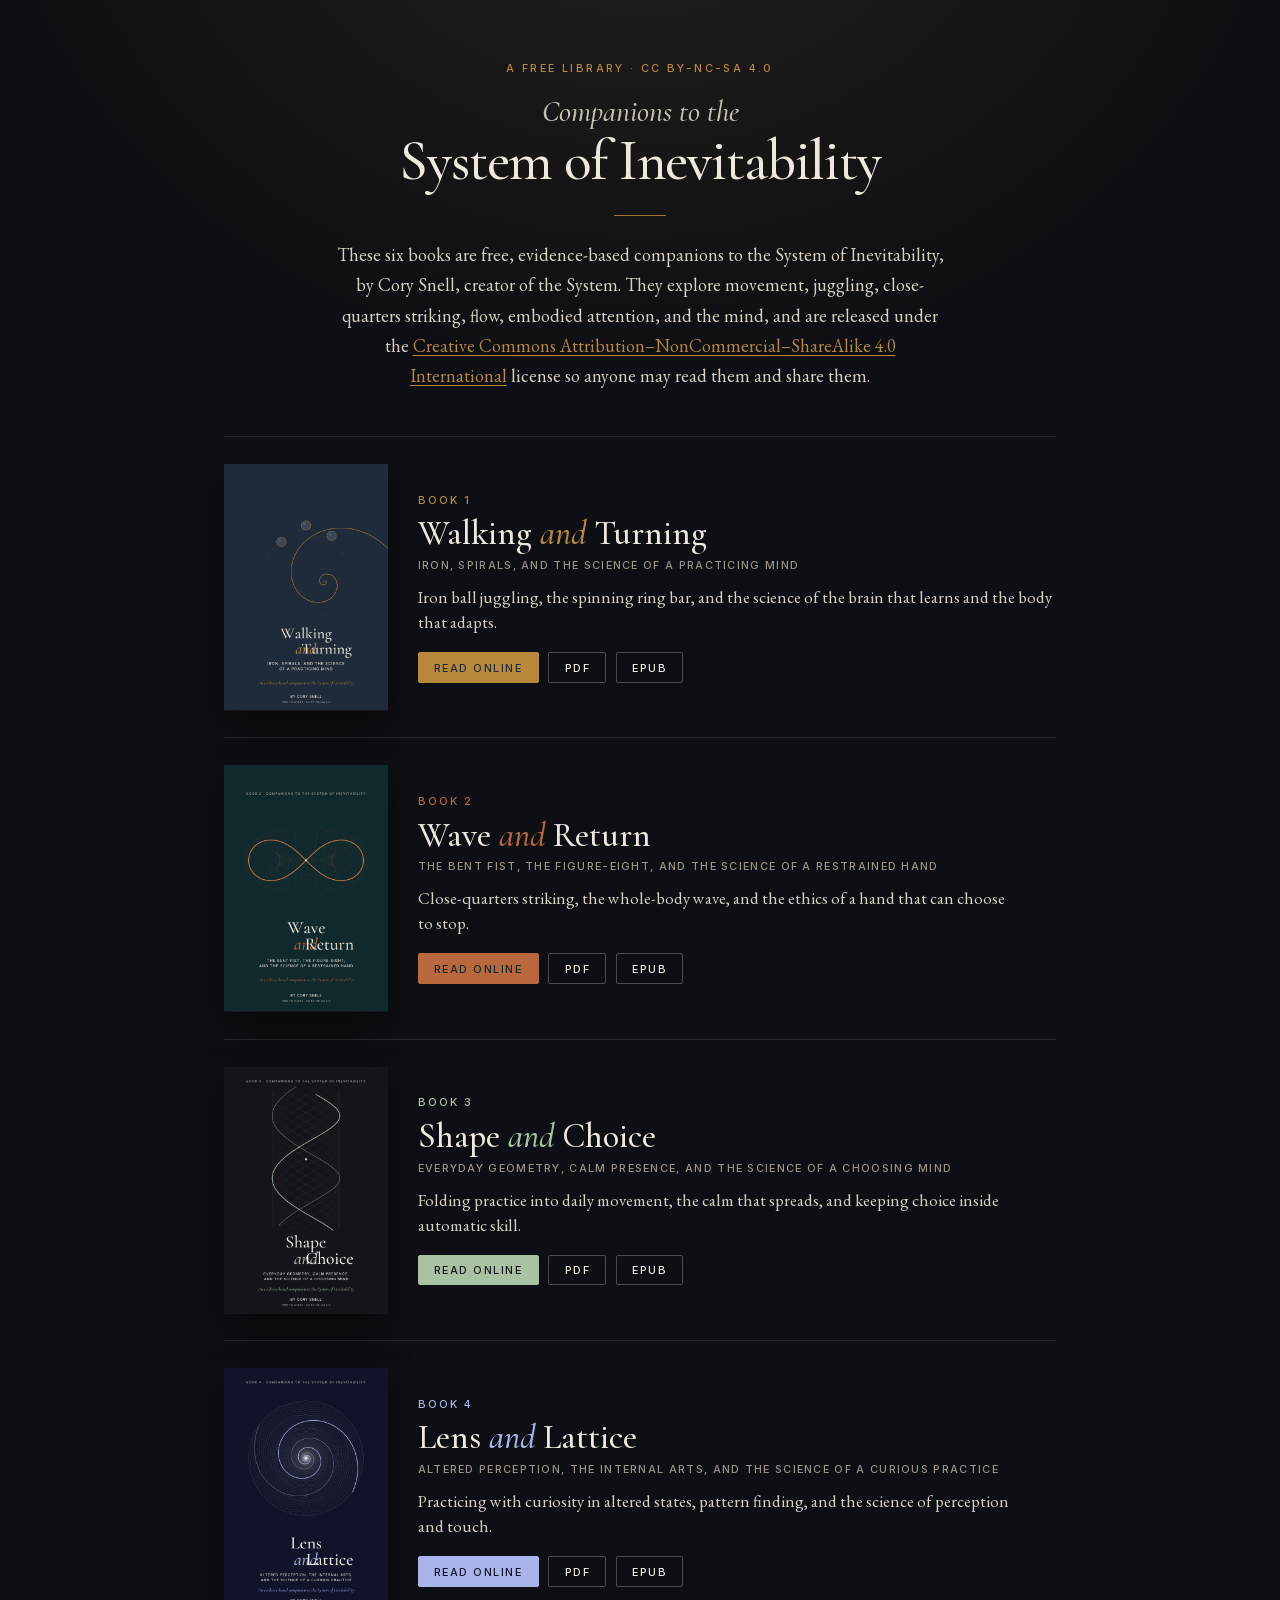
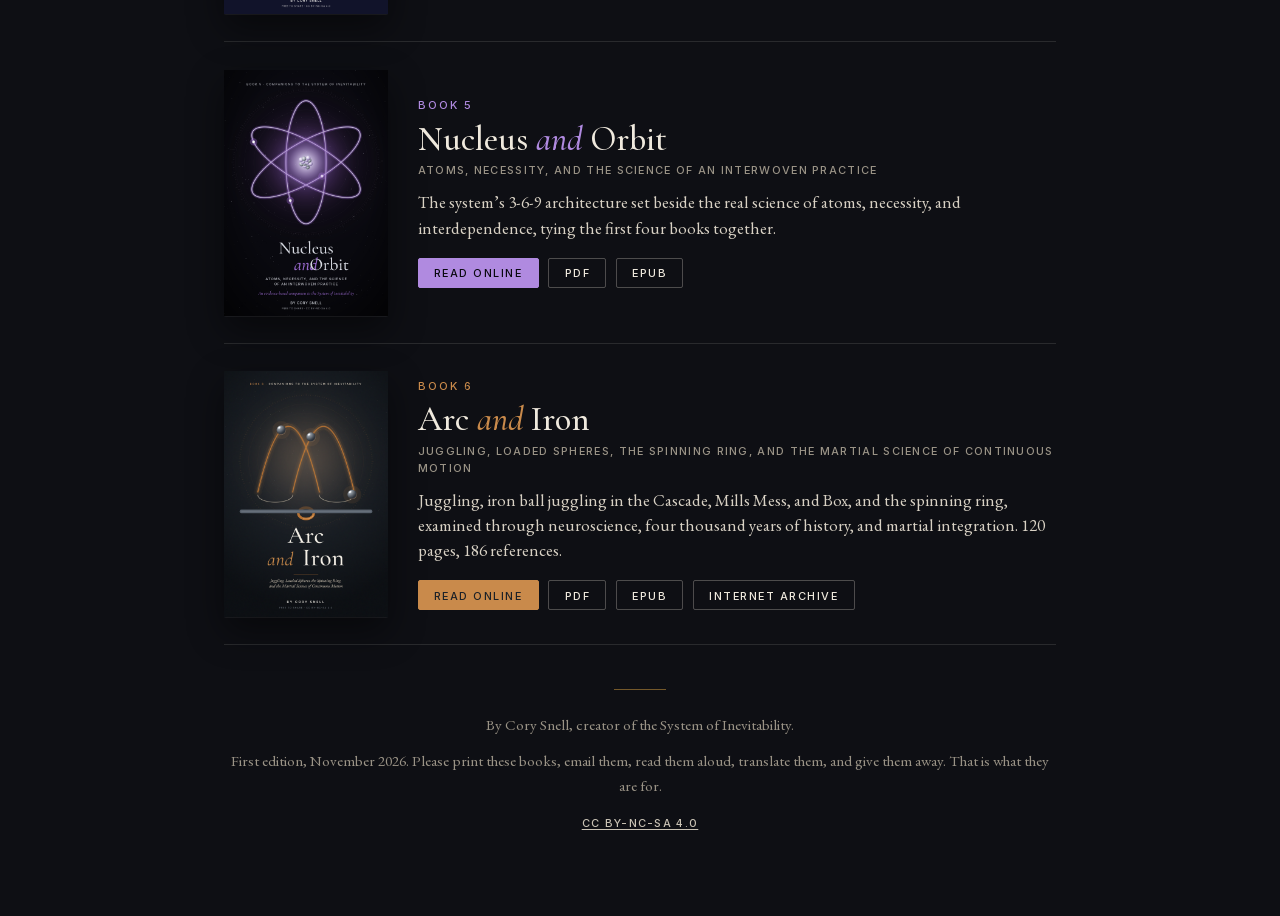
<file: index.html>
<!DOCTYPE html>
<html lang="en">
<head>
  <meta charset="utf-8">
  <meta name="viewport" content="width=device-width, initial-scale=1">
  <title>Companions to the System of Inevitability</title>
  <meta name="description" content="Six free, evidence-based companion books to the System of Inevitability, by Cory Snell, creator of the System. Movement, juggling, close-quarters striking, flow, embodied attention, and the mind. Read online or download as PDF or EPUB. CC BY-NC-SA 4.0.">
  <meta name="author" content="Cory Snell">
  <meta name="robots" content="index, follow">
  <link rel="stylesheet" href="css/site.css">
  <link rel="icon" href="favicon.svg" type="image/svg+xml">
</head>
<body>
  <div class="page">
    <header class="hero">
      <p class="eyebrow">A free library · CC BY-NC-SA 4.0</p>
      <h1>
        <span class="h1-lead">Companions to the</span>
        <span class="h1-main">System of Inevitability</span>
      </h1>
      <span class="ornament" aria-hidden="true"></span>
      <p class="intro">These six books are free, evidence-based companions to the System of Inevitability, by Cory Snell, creator of the System. They explore movement, juggling, close-quarters striking, flow, embodied attention, and the mind, and are released under the <a href="https://creativecommons.org/licenses/by-nc-sa/4.0/">Creative Commons Attribution–NonCommercial–ShareAlike 4.0 International</a> license so anyone may read them and share them.</p>
    </header>

    <main>
      <ol class="books">
        <li class="book book-1">
          <a class="cover-link" href="books/walking-and-turning/read.html">
            <img src="books/walking-and-turning/cover.png" width="1080" height="1620" alt="Cover of Walking and Turning: a gold spiral of three iron balls on a dark navy field.">
          </a>
          <div class="meta">
            <p class="num">Book 1</p>
            <h2>Walking <em>and</em> Turning</h2>
            <p class="sub">Iron, Spirals, and the Science of a Practicing Mind</p>
            <p class="blurb">Iron ball juggling, the spinning ring bar, and the science of the brain that learns and the body that adapts.</p>
            <p class="actions">
              <a class="btn btn-primary" href="books/walking-and-turning/read.html">Read online</a>
              <a class="btn" href="books/walking-and-turning/Walking-and-Turning.pdf">PDF</a>
              <a class="btn" href="books/walking-and-turning/Walking-and-Turning.epub" download>EPUB</a>
            </p>
          </div>
        </li>

        <li class="book book-2">
          <a class="cover-link" href="books/wave-and-return/read.html">
            <img src="books/wave-and-return/cover.png" width="1080" height="1620" alt="Cover of Wave and Return: a copper figure-eight on a deep teal field.">
          </a>
          <div class="meta">
            <p class="num">Book 2</p>
            <h2>Wave <em>and</em> Return</h2>
            <p class="sub">The Bent Fist, the Figure-Eight, and the Science of a Restrained Hand</p>
            <p class="blurb">Close-quarters striking, the whole-body wave, and the ethics of a hand that can choose to stop.</p>
            <p class="actions">
              <a class="btn btn-primary" href="books/wave-and-return/read.html">Read online</a>
              <a class="btn" href="books/wave-and-return/Wave-and-Return.pdf">PDF</a>
              <a class="btn" href="books/wave-and-return/Wave-and-Return.epub" download>EPUB</a>
            </p>
          </div>
        </li>

        <li class="book book-3">
          <a class="cover-link" href="books/shape-and-choice/read.html">
            <img src="books/shape-and-choice/cover.png" width="1080" height="1620" alt="Cover of Shape and Choice: a pale green double helix on a near-black field.">
          </a>
          <div class="meta">
            <p class="num">Book 3</p>
            <h2>Shape <em>and</em> Choice</h2>
            <p class="sub">Everyday Geometry, Calm Presence, and the Science of a Choosing Mind</p>
            <p class="blurb">Folding practice into daily movement, the calm that spreads, and keeping choice inside automatic skill.</p>
            <p class="actions">
              <a class="btn btn-primary" href="books/shape-and-choice/read.html">Read online</a>
              <a class="btn" href="books/shape-and-choice/Shape-and-Choice.pdf">PDF</a>
              <a class="btn" href="books/shape-and-choice/Shape-and-Choice.epub" download>EPUB</a>
            </p>
          </div>
        </li>

        <li class="book book-4">
          <a class="cover-link" href="books/lens-and-lattice/read.html">
            <img src="books/lens-and-lattice/cover.png" width="1080" height="1620" alt="Cover of Lens and Lattice: a pale indigo spiral on a deep violet field.">
          </a>
          <div class="meta">
            <p class="num">Book 4</p>
            <h2>Lens <em>and</em> Lattice</h2>
            <p class="sub">Altered Perception, the Internal Arts, and the Science of a Curious Practice</p>
            <p class="blurb">Practicing with curiosity in altered states, pattern finding, and the science of perception and touch.</p>
            <p class="actions">
              <a class="btn btn-primary" href="books/lens-and-lattice/read.html">Read online</a>
              <a class="btn" href="books/lens-and-lattice/Lens-and-Lattice.pdf">PDF</a>
              <a class="btn" href="books/lens-and-lattice/Lens-and-Lattice.epub" download>EPUB</a>
            </p>
          </div>
        </li>

        <li class="book book-5">
          <a class="cover-link" href="books/nucleus-and-orbit/read.html">
            <img src="books/nucleus-and-orbit/cover.png" width="1080" height="1620" alt="Cover of Nucleus and Orbit: a lavender atom with orbiting electrons on a star field.">
          </a>
          <div class="meta">
            <p class="num">Book 5</p>
            <h2>Nucleus <em>and</em> Orbit</h2>
            <p class="sub">Atoms, Necessity, and the Science of an Interwoven Practice</p>
            <p class="blurb">The system’s 3-6-9 architecture set beside the real science of atoms, necessity, and interdependence, tying the first four books together.</p>
            <p class="actions">
              <a class="btn btn-primary" href="books/nucleus-and-orbit/read.html">Read online</a>
              <a class="btn" href="books/nucleus-and-orbit/Nucleus-and-Orbit.pdf">PDF</a>
              <a class="btn" href="books/nucleus-and-orbit/Nucleus-and-Orbit.epub" download>EPUB</a>
            </p>
          </div>
        </li>

        <li class="book book-6">
          <a class="cover-link" href="books/arc-and-iron/read.html">
            <img src="books/arc-and-iron/cover.png" width="1080" height="1620" alt="Cover of Arc and Iron: three silver iron balls tracing gold crossing arcs above a spinning ring on a bar, on a dark field.">
          </a>
          <div class="meta">
            <p class="num">Book 6</p>
            <h2>Arc <em>and</em> Iron</h2>
            <p class="sub">Juggling, Loaded Spheres, the Spinning Ring, and the Martial Science of Continuous Motion</p>
            <p class="blurb">Juggling, iron ball juggling in the Cascade, Mills Mess, and Box, and the spinning ring, examined through neuroscience, four thousand years of history, and martial integration. 120 pages, 186 references.</p>
            <p class="actions">
              <a class="btn btn-primary" href="books/arc-and-iron/read.html">Read online</a>
              <a class="btn" href="books/arc-and-iron/Arc-and-Iron.pdf">PDF</a>
              <a class="btn" href="books/arc-and-iron/Arc-and-Iron.epub" download>EPUB</a>
              <a class="btn" href="https://archive.org/details/arc-and-iron-inevitability-companions-6">Internet Archive</a>
            </p>
          </div>
        </li>
      </ol>
    </main>

    <footer class="site-footer">
      <span class="ornament" aria-hidden="true"></span>
      <p>By Cory Snell, creator of the System of Inevitability.</p>
      <p>First edition, November 2026. Please print these books, email them, read them aloud, translate them, and give them away. That is what they are for.</p>
      <p class="license"><a href="https://creativecommons.org/licenses/by-nc-sa/4.0/">CC BY-NC-SA 4.0</a></p>
    </footer>
  </div>
</body>
</html>
</file>
<file: css/site.css>
@font-face {
  font-family: "Cormorant Garamond";
  src: url("../fonts/cormorant-500.woff") format("woff");
  font-weight: 500;
  font-style: normal;
  font-display: swap;
}
@font-face {
  font-family: "Cormorant Garamond";
  src: url("../fonts/cormorant-500-italic.woff") format("woff");
  font-weight: 500;
  font-style: italic;
  font-display: swap;
}
@font-face {
  font-family: "EB Garamond";
  src: url("../fonts/eb-garamond-400.woff") format("woff");
  font-weight: 400;
  font-style: normal;
  font-display: swap;
}
@font-face {
  font-family: "EB Garamond";
  src: url("../fonts/eb-garamond-400-italic.woff") format("woff");
  font-weight: 400;
  font-style: italic;
  font-display: swap;
}
@font-face {
  font-family: "Inter";
  src: url("../fonts/inter-500.woff") format("woff");
  font-weight: 500;
  font-style: normal;
  font-display: swap;
}

:root {
  --bg: #0e0f14;
  --bg-card: #161821;
  --paper: #efe9dd;
  --muted: #9a9386;
  --line: rgba(239, 233, 221, 0.12);
  --gold: #b8893a;
  --focus: #efe9dd;
  --max: 52rem;
}

*, *::before, *::after { box-sizing: border-box; }

html { scroll-behavior: smooth; }

body {
  margin: 0;
  min-height: 100%;
  background:
    radial-gradient(ellipse 90% 40% at 50% -8%, rgba(184, 137, 58, 0.14), transparent 58%),
    var(--bg);
  color: var(--paper);
  font-family: "EB Garamond", Georgia, "Times New Roman", serif;
  font-size: 1.125rem;
  line-height: 1.65;
  -webkit-font-smoothing: antialiased;
}

img { max-width: 100%; height: auto; display: block; }

a { color: var(--gold); }

a:hover { color: #d4a85a; }

a:focus-visible {
  outline: 2px solid var(--focus);
  outline-offset: 3px;
}

.page {
  width: min(var(--max), calc(100% - 2rem));
  margin: 0 auto;
  padding: 3.25rem 0 4.5rem;
}

.hero {
  text-align: center;
  padding: 0.5rem 0 2.75rem;
}

.eyebrow {
  margin: 0 0 1.15rem;
  font-family: Inter, system-ui, sans-serif;
  font-size: 0.68rem;
  font-weight: 500;
  letter-spacing: 0.22em;
  text-transform: uppercase;
  color: var(--gold);
}

h1 {
  margin: 0;
  font-family: "Cormorant Garamond", Georgia, serif;
  font-weight: 500;
  line-height: 1.05;
  color: var(--paper);
}

.h1-lead {
  display: block;
  font-style: italic;
  font-size: clamp(1.35rem, 3.2vw, 1.85rem);
  color: #c9c2b4;
  margin-bottom: 0.15em;
}

.h1-main {
  display: block;
  font-style: normal;
  font-size: clamp(2.15rem, 6.4vw, 3.55rem);
  letter-spacing: -0.02em;
}

.ornament {
  display: block;
  width: 3.25rem;
  height: 1px;
  margin: 1.45rem auto 1.5rem;
  background: var(--gold);
  opacity: 0.85;
}

.intro {
  margin: 0 auto;
  max-width: 38rem;
  font-size: 1.12rem;
  line-height: 1.7;
  color: #d8d1c4;
  text-wrap: pretty;
}

.intro a { text-decoration: underline; text-underline-offset: 0.15em; }

.books {
  list-style: none;
  margin: 0;
  padding: 0;
}

.book {
  --accent: var(--gold);
  --btn-ink: #14151a;
  display: grid;
  grid-template-columns: 10.25rem 1fr;
  gap: 1.55rem 1.85rem;
  align-items: center;
  padding: 1.7rem 0;
  border-top: 1px solid var(--line);
}

.book:last-child { border-bottom: 1px solid var(--line); }

.book-1 { --accent: #b8893a; --btn-ink: #1f2b3a; }
.book-2 { --accent: #b8683c; --btn-ink: #10292c; }
.book-3 { --accent: #a9c2a4; --btn-ink: #15141b; }
.book-4 { --accent: #a9b5ea; --btn-ink: #11132a; }
.book-5 { --accent: #b08ae0; --btn-ink: #09090f; }
.book-6 { --accent: #c98a4b; --btn-ink: #1c2127; }

.cover-link {
  display: block;
  justify-self: center;
  width: 100%;
  max-width: 10.25rem;
  color: inherit;
  border-radius: 2px;
  box-shadow:
    0 1px 0 rgba(255, 255, 255, 0.06),
    0 14px 36px rgba(0, 0, 0, 0.48);
  transition: transform 0.28s ease, box-shadow 0.28s ease;
}

.cover-link:hover,
.cover-link:focus-visible {
  transform: translateY(-4px);
  box-shadow:
    0 1px 0 rgba(255, 255, 255, 0.08),
    0 22px 44px rgba(0, 0, 0, 0.55),
    0 0 0 1px var(--accent);
  color: inherit;
}

.cover-link img {
  width: 100%;
  aspect-ratio: 2 / 3;
  object-fit: cover;
  background: #111;
}

.meta { min-width: 0; }

.num {
  margin: 0 0 0.35rem;
  font-family: Inter, system-ui, sans-serif;
  font-size: 0.68rem;
  font-weight: 500;
  letter-spacing: 0.2em;
  text-transform: uppercase;
  color: var(--accent);
}

.meta h2 {
  margin: 0 0 0.28rem;
  font-family: "Cormorant Garamond", Georgia, serif;
  font-weight: 500;
  font-size: clamp(1.7rem, 4vw, 2.15rem);
  line-height: 1.08;
  color: var(--paper);
}

.meta h2 em {
  font-style: italic;
  font-weight: 500;
  color: var(--accent);
}

.sub {
  margin: 0 0 0.7rem;
  font-family: Inter, system-ui, sans-serif;
  font-size: 0.68rem;
  font-weight: 500;
  letter-spacing: 0.12em;
  text-transform: uppercase;
  line-height: 1.55;
  color: var(--muted);
}

.blurb {
  margin: 0 0 1.05rem;
  color: #d8d1c4;
  font-size: 1.05rem;
  line-height: 1.5;
  text-wrap: pretty;
}

.actions {
  display: flex;
  flex-wrap: wrap;
  gap: 0.55rem 0.6rem;
  margin: 0;
}

.btn {
  display: inline-flex;
  align-items: center;
  justify-content: center;
  padding: 0.48rem 0.95rem 0.42rem;
  border: 1px solid rgba(239, 233, 221, 0.28);
  border-radius: 2px;
  background: transparent;
  color: var(--paper);
  font-family: Inter, system-ui, sans-serif;
  font-size: 0.68rem;
  font-weight: 500;
  letter-spacing: 0.14em;
  text-transform: uppercase;
  text-decoration: none;
  line-height: 1.3;
  transition: background 0.2s ease, border-color 0.2s ease, color 0.2s ease;
}

.btn:hover,
.btn:focus-visible {
  border-color: var(--accent);
  color: var(--accent);
  background: rgba(255, 255, 255, 0.03);
}

.btn-primary {
  background: var(--accent);
  border-color: var(--accent);
  color: var(--btn-ink);
}

.btn-primary:hover,
.btn-primary:focus-visible {
  background: transparent;
  color: var(--accent);
  border-color: var(--accent);
}

.site-footer {
  margin-top: 2.75rem;
  text-align: center;
  color: var(--muted);
  font-size: 0.95rem;
  line-height: 1.65;
}

.site-footer .ornament { margin: 0 auto 1.4rem; opacity: 0.6; }

.site-footer p { margin: 0 0 0.7rem; }

.site-footer a { color: #c9c2b4; text-underline-offset: 0.15em; }
.site-footer a:hover { color: var(--gold); }

.license {
  font-family: Inter, system-ui, sans-serif;
  font-size: 0.68rem;
  letter-spacing: 0.12em;
  text-transform: uppercase;
  margin-top: 1rem !important;
}

@media (max-width: 680px) {
  .page { width: min(var(--max), calc(100% - 1.5rem)); padding: 2.25rem 0 3.5rem; }
  .book {
    grid-template-columns: 1fr;
    justify-items: start;
    gap: 1.15rem;
    padding: 1.55rem 0;
  }
  .cover-link { max-width: 11.5rem; }
  .hero { padding-bottom: 2.1rem; }
}

@media (prefers-reduced-motion: reduce) {
  html { scroll-behavior: auto; }
  .cover-link, .btn { transition: none; }
  .cover-link:hover, .cover-link:focus-visible { transform: none; }
}
</file>
